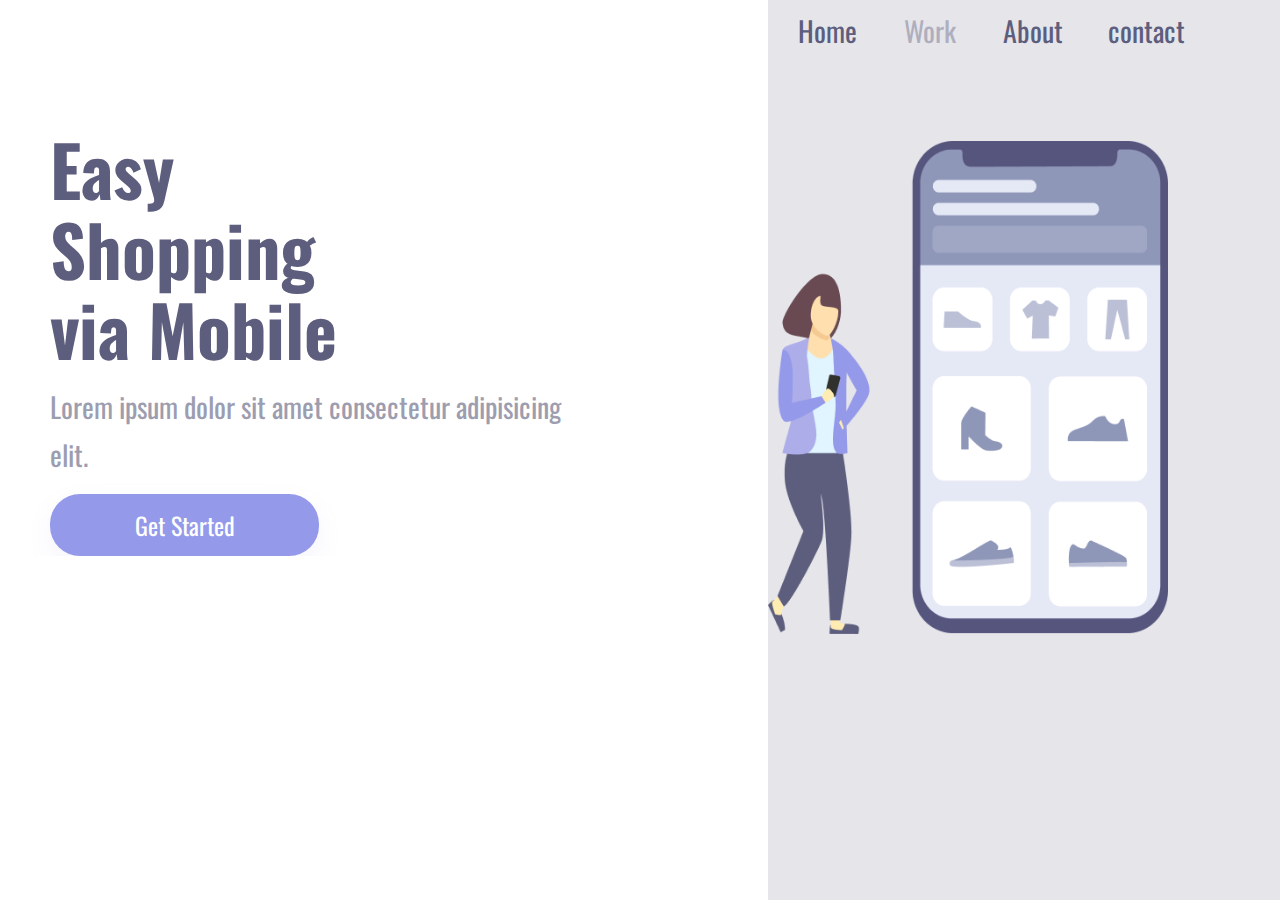
<file: Projeto/index.html>
<!DOCTYPE html>
<html lang="pt-br">
<head>
    <meta charset="UTF-8">
    <meta name="viewport" content="width=device-width, initial-scale=1.0">
    <link rel="preconnect" href="https://fonts.googleapis.com">
<link rel="preconnect" href="https://fonts.gstatic.com" crossorigin>
<link href="https://fonts.googleapis.com/css2?family=Oswald:wght@200..700&display=swap" rel="stylesheet">
    <link rel="stylesheet" href="./style.css">
    <title>Projeto Responsivo alteração do tema </title>
</head>
<body>
    <div class="container">
        <section class="container-left">
            <h1> Easy Shopping via Mobile</h1>
            <p> Lorem ipsum dolor sit amet consectetur adipisicing elit.</p>
            <button class="bot1"> Get Started </button>
        </section>
        <section class="container-right">
            <header>
                <a> Home </a>
                <a> Work </a>
                <a> About</a>
                <a> contact</a>
            </header>
            <img alt="girl-with-a-cell" src="./Illustration-3-3.png">
        </section>
    </div>
</body>
</html>
</file>
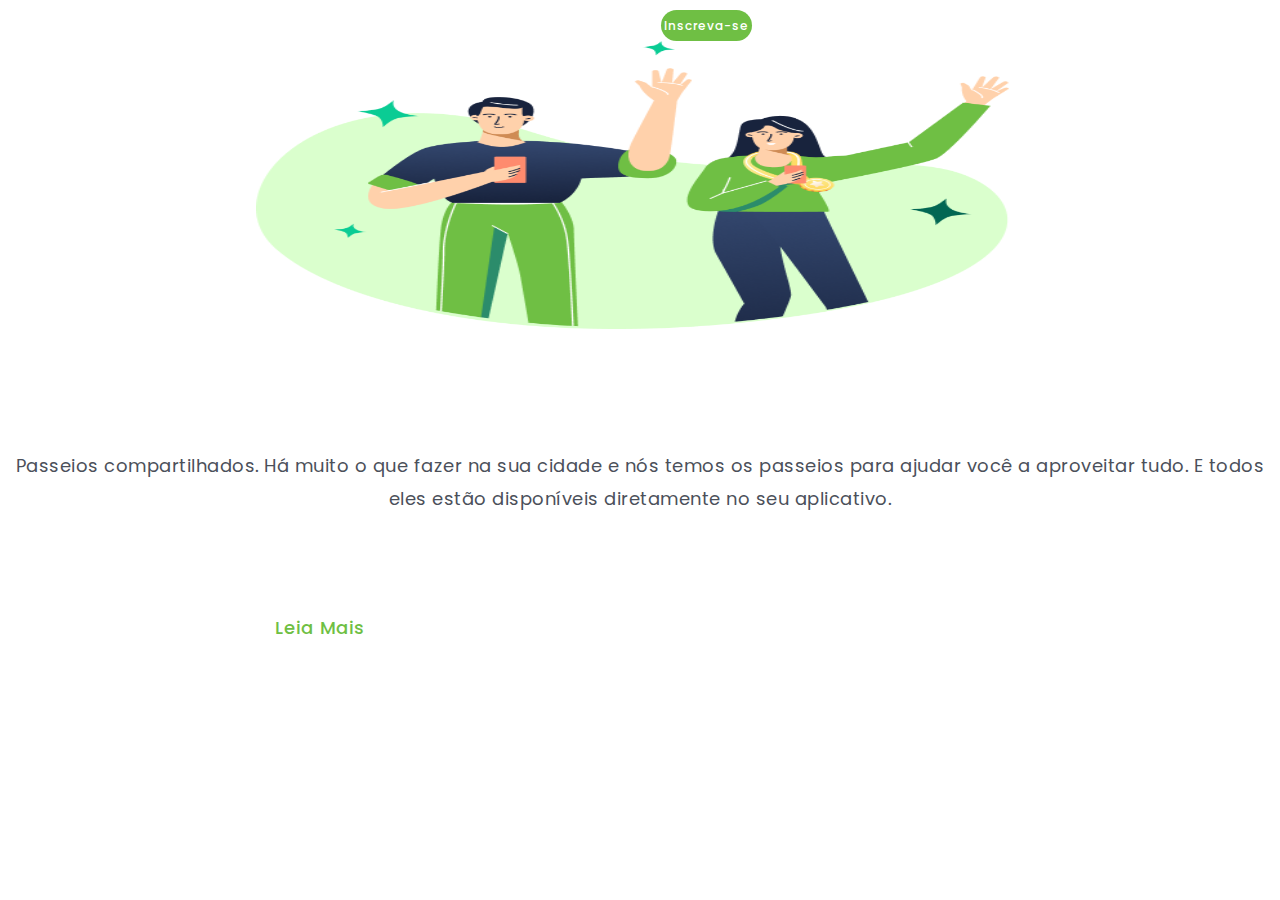
<file: Desafios/desafio1.html>
<!DOCTYPE html>
<html lang="pt-br">
<head>
    <meta charset="UTF-8">
    <meta name="viewport" content="width=device-width, initial-scale=1.0">
    <link rel="preconnect" href="https://fonts.googleapis.com">
<link rel="preconnect" href="https://fonts.gstatic.com" crossorigin>
<link href="https://fonts.googleapis.com/css2?family=Poppins:ital,wght@0,100;0,200;0,300;0,400;0,500;0,600;0,700;0,800;0,900;1,100;1,200;1,300;1,400;1,500;1,600;1,700;1,800;1,900&display=swap" rel="stylesheet">
    <link rel="stylesheet" href="./style1.css">
    <title>Document</title>
</head>
<body>
    
        
            <header>
                <a> Produtos </a>
                <a>Companhia </a>
                <a> Blog</a>
                <a> Login </a>
                <button class="botao1" href="error"> Inscreva-se </button>
            </header>
            
       
        <main>
            <img src="./felizes.png">
            <div>
                <h1> Locais de ampla cobertura </h1>
                <p> Passeios compartilhados. Há muito o que fazer na sua cidade e nós temos os passeios para ajudar você a aproveitar tudo. E todos eles estão disponíveis diretamente no seu aplicativo.</p>
                <button class="leia-mais"> Leia Mais </button>
            </div>
        </main>
    
</body>
</html>
</file>
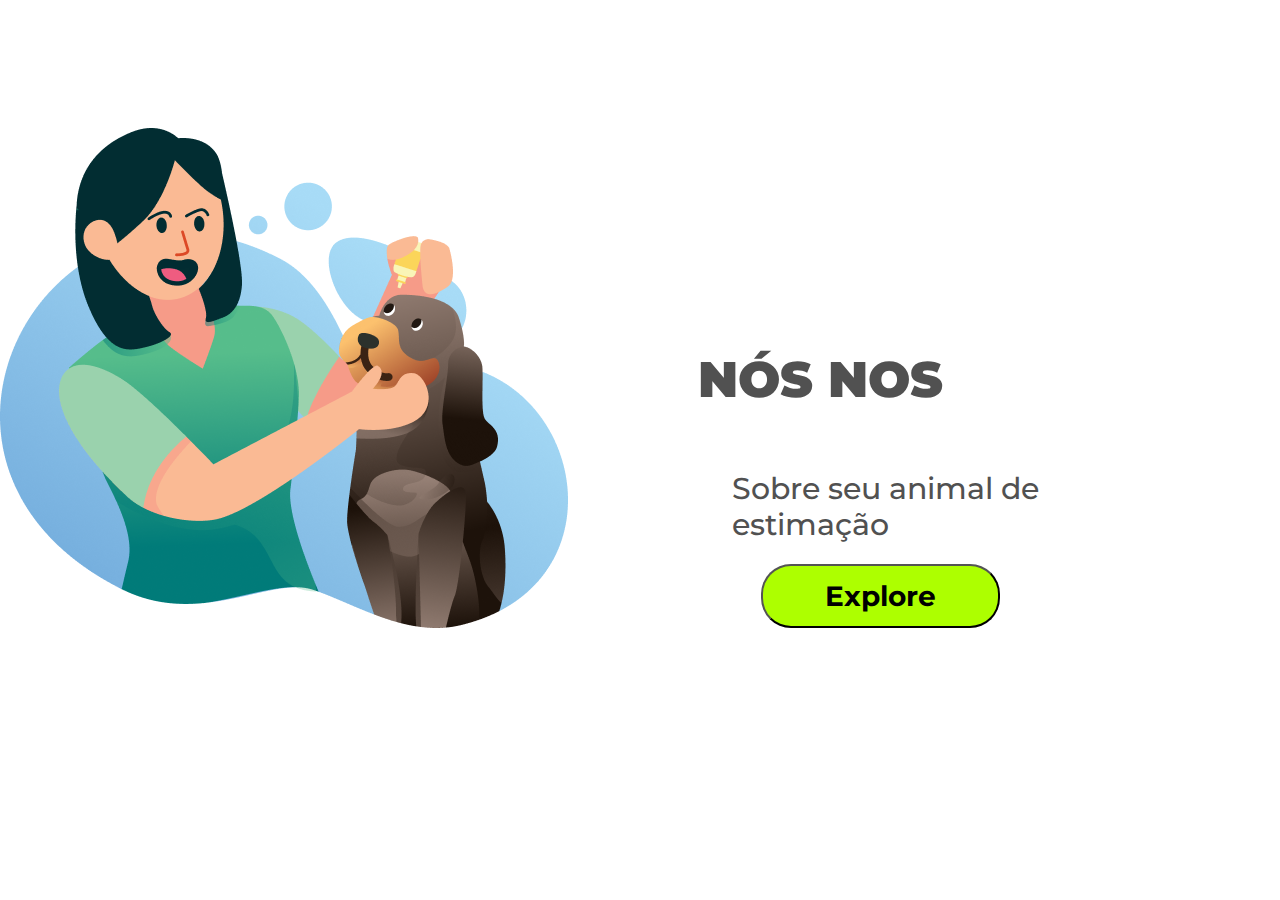
<file: Desafios/desafio2.html>
<!DOCTYPE html>
<html lang="en">
<head>
    <meta charset="UTF-8">
    <meta name="viewport" content="width=device-width, initial-scale=1.0">
    <link rel="preconnect" href="https://fonts.googleapis.com">
    <link rel="preconnect" href="https://fonts.gstatic.com" crossorigin>
    <link href="https://fonts.googleapis.com/css2?family=Montserrat:ital,wght@0,100..900;1,100..900&display=swap" rel="stylesheet">
    <link rel="stylesheet" href="./style2.css">
    <title>Desafio 2 CSS</title>
</head>
<body>
    <header>
        <a> Home </a>
        <a> Sobre </a>
        <a> Produtos </a>
        <a> Serviços </a>
        <button class="login"> Login </button>
    </header>
    <main>
        <img src="./Illustration 2.png">
        <div>
            <h1> NÓS NOS IMPORTAMOS </h1>
            <h2> Sobre seu animal de estimação </h2>
            <p> Lorem ipsum dolor sit amet consectetur adipisicing elit. Ea tenetur corporis qui reiciendis inventore aut libero amet, iusto deserunt eveniet velit, beatae eius corrupti obcaecati excepturi temporibus minima molestias dicta?</p>
            <button class="explore"> Explore </button>
        </div>
    </main>
    
</body>
</html>
</file>
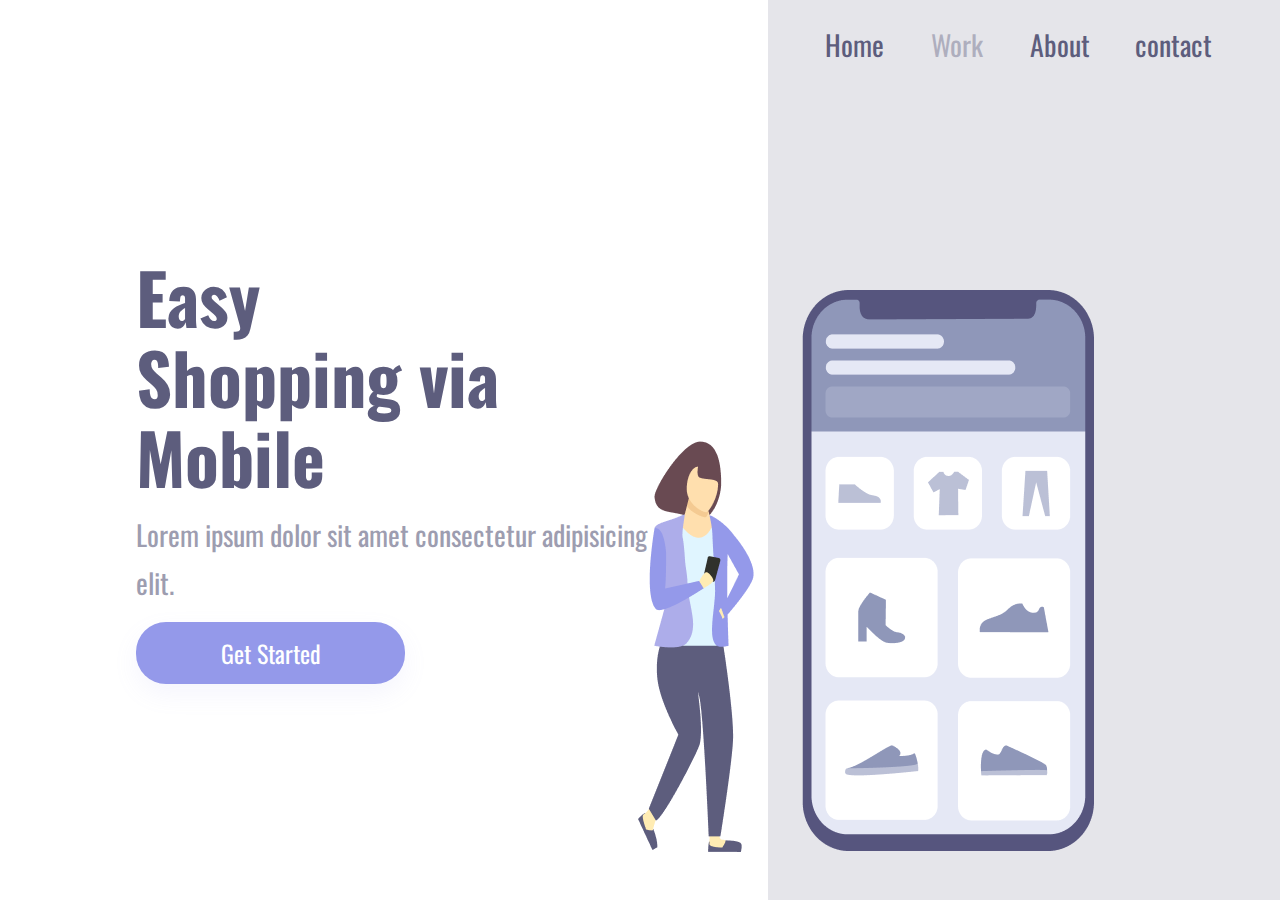
<file: Projeto/1Projeto.html>
<!DOCTYPE html>
<html lang="pt-br">
<head>
    <meta charset="UTF-8">
    <meta name="viewport" content="width=device-width, initial-scale=1.0">
    <link rel="preconnect" href="https://fonts.googleapis.com">
<link rel="preconnect" href="https://fonts.gstatic.com" crossorigin>
<link href="https://fonts.googleapis.com/css2?family=Oswald:wght@200..700&display=swap" rel="stylesheet">
    <link rel="stylesheet" href="./Projeto.css">
    <title>Projeto Responsivo alteração do tema </title>
</head>
<body>
    <div class="container">
        <section class="container-left">
            <h1> Easy Shopping via Mobile</h1>
            <p> Lorem ipsum dolor sit amet consectetur adipisicing elit.</p>
            <button class="bot1"> Get Started </button>
        </section>
        <section class="container-right">
            <header>
                <a> Home </a>
                <a> Work </a>
                <a> About</a>
                <a> contact</a>
            </header>
            <img alt="girl-with-a-cell" src="./Illustration-3-3.png">
        </section>
    </div>
</body>
</html>
</file>
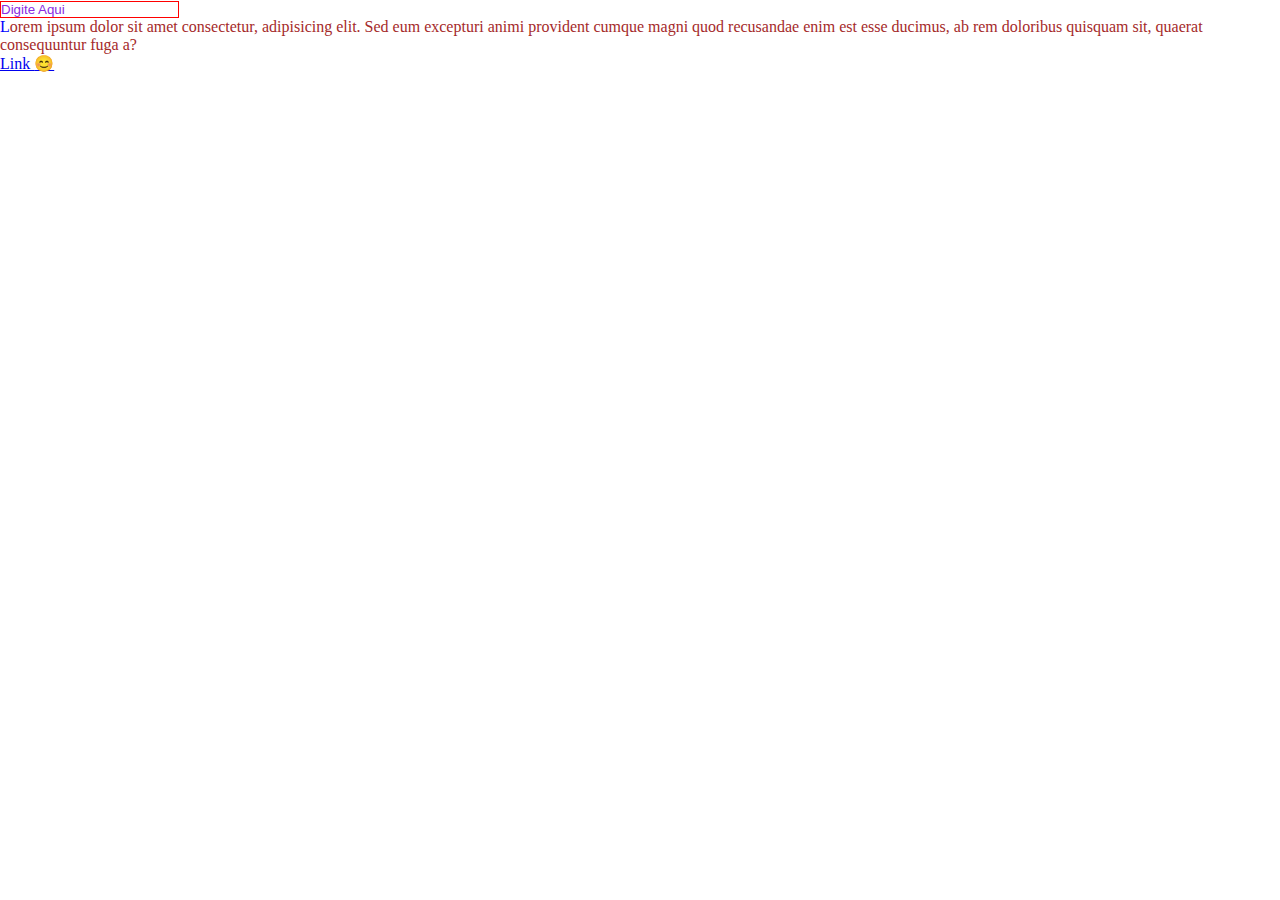
<file: pseudo-elementos/2 Pseudo elementos.html>
<!DOCTYPE html>
<html lang="pt-br">
<head>
    <meta charset="UTF-8">
    <meta name="viewport" content="width=device-width, initial-scale=1.0">
    <link rel="stylesheet" href="./2.1 pseudoe.css">
    <title> Pseudo Elementos </title>
</head>
<body>
    <input placeholder="Digite Aqui">
    <p> Lorem ipsum dolor sit amet consectetur, adipisicing elit. Sed eum excepturi animi provident cumque magni quod recusandae enim est esse ducimus, ab rem doloribus quisquam sit, quaerat consequuntur fuga a?</p>
    <a href="s"> Link </a>
</body>
</html>
</file>
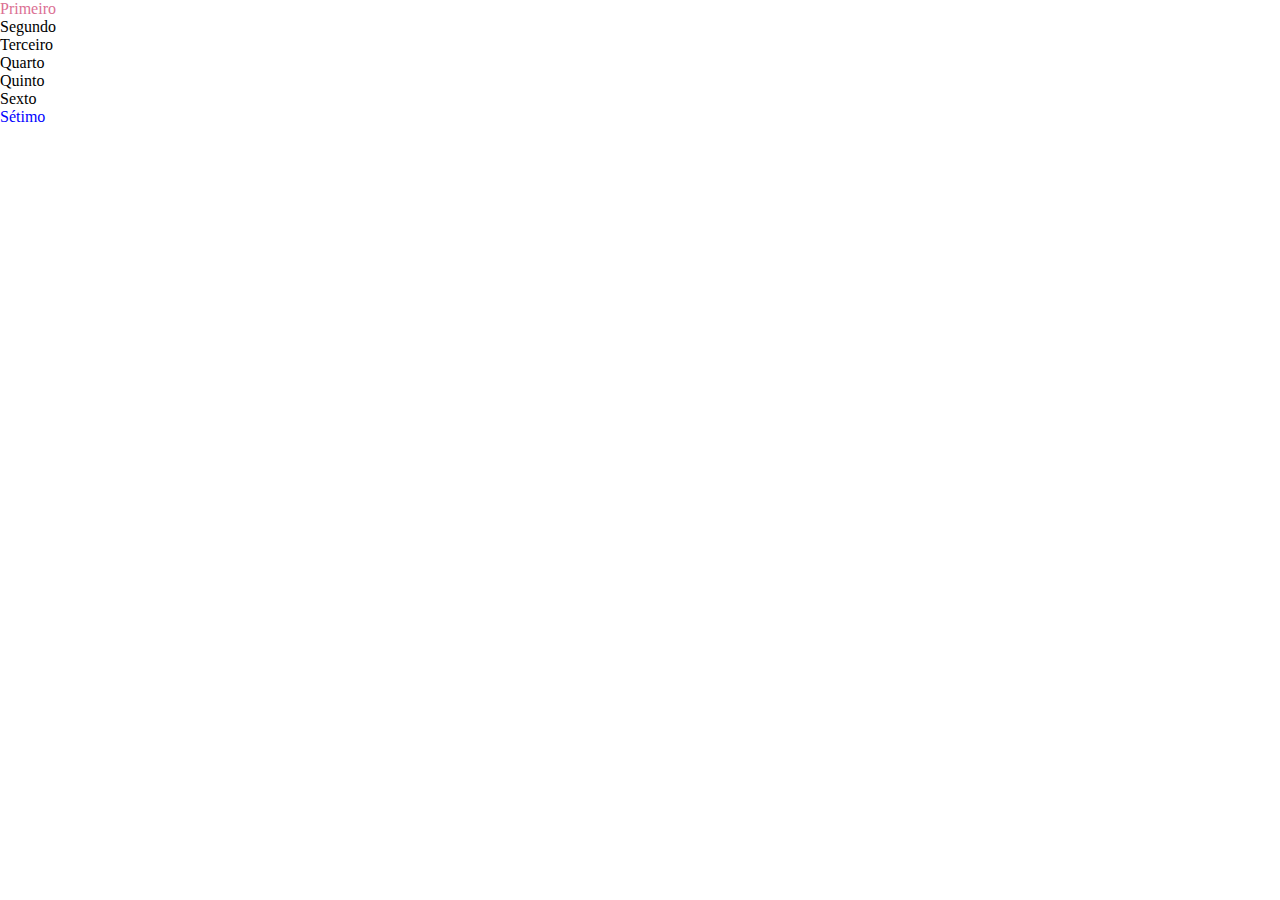
<file: pseudo-elementos/3 Pseudo classes.html>
<!DOCTYPE html>
<html lang="pt-br">
<head>
    <meta charset="UTF-8">
    <meta name="viewport" content="width=device-width, initial-scale=1.0">
    <link rel="stylesheet" href="./3.1 Pseudoc.css">
    <title>Pseudo classes</title>
</head>
<body>
    <!--<input type="checkbox">
    <br>
    <br>
    <a href="123"> Meu linkkkkkk </a>
    <br> 
    <br>
    <div class="xablau"></div>
    <br>
    <br>-->

    <ul>
        <li>Primeiro</li>
        <li>Segundo</li>
        <li>Terceiro</li>
        <li>Quarto</li>
        <li>Quinto</li>
        <li>Sexto</li>
        <li>Sétimo</li>
    </ul>
    <!--<div class="conteiner">
        <span> Olá Terraqueos </span>
        <span> Hey Terraques</span>
        <p> Como vai</p>
        <p> Vamos nessa</p>
    </div>-->
</body>
</html>
</file>
<file: Projeto/style.css>
*{
    font-family: "Oswald", sans-serif;
    padding: 0;
    margin: 0;
    box-sizing: border-box;
    overflow: hidden;
}
.container {
    height: 100vh;
    width: 100vw;
}
.container-left {
    display: inline-block;
    width: 60%;
    padding-left: 50px ;
    margin-top: 10%;
}
.container-right {
    display: inline-block;
    background-color: rgba(93, 93, 125, 0.16);
    height: 100vh;
    width: 40%;
    position: absolute;
}
img{
    top: 10%;
    width: 400px;
    position: relative;
}
h1{
    font-weight: 400px;
    font-size: 70px;
    line-height: 80px;
    color: #5d5d7d;

    width: 360px;
    
}
p{
    font-weight: 400px;
    font-size: 28px;
    line-height: 48px;
    color: #5d5d7d;
    opacity: 0.6;
    margin: 15px 0px;

    width: 540px;
}
.bot1{
    width: 269px;
    height: 62px;
    background: #9499ea;
    box-shadow: 0px 10px 24px rgba(148, 153, 234, 0.0979959);
    border-radius: 30px;

    font-size: 24px;
    line-height: 36px;
    text-align: center;
    color: #ffffff;
    border: none;
    cursor: pointer;
}
.bot1:hover{
    opacity: 0.8;
}
.bot1:active{
    opacity: 0.5;
}
a{
    font-size: 28px;
    line-height: 41px;
    color: #5d5d7d;
    margin-right: 41px;
    cursor: pointer;

}
a:nth-child(2){
    opacity: 0.4;
}
a:hover{
    opacity: 0.4;

}
a:active{
    opacity: 0.8;
}
header{
    margin: 10px 0 0 30px;
}
@media screen and (max-width: 1070px){
    .container-left{
        width: 100%;
        height: 50%;
        margin: 0;
        padding: 0;
    }
    .container-right{
        display: block;
        height: auto;
        width: 100%;
        position: static;
        padding: 40px;
    }
    img{
        position: static;
        width: 90%;

    }
    header{
        display: none;
    }
    h1{
        font-size: 36px;
        line-height: 52px;
        width: auto;
        margin: 58px 50px 0 50px;
        text-align: center;
    }
    p{
        margin: 15px 40px;
        width: auto;
        text-align: center;
        font-size: 14px;
        line-height: 24px;
    }
    .bot1{
        margin: 0 auto;
        display: block;
    }
}
</file>
<file: Desafios/style1.css>
*{
    font-family: "Poppins", sans-serif;
    padding: 0;
    margin: 0;
    box-sizing: border-box;
    overflow: hidden;
}
header{
    margin: 10px 0px 0px 42px;
}



a{
    font-weight: 400;
    font: size 14px;
    line-height: 21px;
    margin:47px 0 0 42px;
    cursor: pointer;
    
}
.botao1{
    font-weight: 400;
    background: #6FBF44;
    width: 124px;
    height: 51px;
    cursor: pointer;
    border-radius: 30px;
    border: none;
    margin-left: 42px;
    color: #ffffff;
}
.botao1:active{
    opacity: 50%;
    color: aqua;
   
}
img{
    margin: 20px 5px 0 100px;
    display: inline-block;
}
div{
    display: inline-block;
}


h1{
    font-weight: 700px;
    font-size: 62px;
    line-height: 82px;
    color: #161A49;
    letter-spacing: 0.5px;
    width: 582px;
   
    
}
p{
    font-weight: 400;
    font-size: 18px;
    line-height: 33px;
    color: #4b505a;
    letter-spacing: 0.5px;
    width: 493px;

    
}
.leia-mais{
    font-weight: 500px;
    font-size: 18px;
    line-height: 27px;
    background: transparent;
    color: #6fbf44;
    width: 112px;
    border: none;
    letter-spacing: 0.5px;
    
    

}

@media  screen and (max-width: 1286px){
    a{
        display: none;
    }
    .botao1{
        width: 91px;
        height: 31px;
        border-radius: 30px;
        border: 1px;
        border-color: #6FBF44;
        background: #6fbf44;
        font-size: 12px;
        font-weight: 500;
        line-height: 18px;
        letter-spacing: 1px;
        margin: auto 50%;
    }
    

    h1{
        width: auto;
        font-size: 30px;
        font-weight: 700;
        line-height: 30px;
        letter-spacing: 0.5961538553237915px;
        text-align: center;
        margin: auto 50%;
    }
    p{
        width: auto;
        height: 165px;
        font-size: 18px;
        font-weight: 400;
        line-height: 33px;
        letter-spacing: 0.5px;
        text-align: center;

    }
    .leia-mais{
        margin: 0 auto;
        width: 50%;
        height: 27px;
        font-size: 18px;
        font-weight: 500;
        line-height: 27px;
        letter-spacing: 1px;
        text-align: center;

    }
    img{
        height: 288px;
        display: flex;
        margin: 0 auto;
        align-items: center;
        width: 60%;
        
    }

}
</file>
<file: Desafios/style2.css>
*{
    font-family: "Montserrat", sans-serif;
    margin: 0;
    padding: 0;
    box-sizing: border-box;
    overflow: hidden;
}
a{
    font-weight: 600;
    font-size: 24px;
    line-height: 29.26px;
    color: #989d9c;
    margin: 24px 0px 0 29px;
}
.login{
    width: 130px;
    height: 41px;
    border-radius: 30px;
    border: none;
    background: #665AE1;
    font-size: 24px;
    font-weight: 600;
    line-height: 29.26px;
    text-align: center;
    color: #ffffff;
    margin-left: 30px;
}
img{
    width: 568px;
    height: 500px;
    display: inline-block;
}
div{
    display: inline-block;
}
h1{
    font-size: 100px;
    font-weight: 900;
    line-height: 121.9px;
    margin-left: 30px;
    color:#515151;
    width: 513;
    margin-top: 50px;
    
}
h2{
    font-size: 58px;
    font-weight: 500;
    line-height: 70.7px;
    margin-left: 30px;
    color:#515151;
    margin-left: 160px;
}
p{
    font-size: 24px;
    font-weight: 400;
    line-height: 29.26px;
    margin-left: 30px;
    width: 515px;
    text-align: center;
    margin-left: 300px;
}
.explore{
    width: 239px;
    height: 64px;
    border-radius: 30px;
    background: #adff00;
    font-size: 28px;
    font-weight: 700;
    line-height: 34.13px;
    text-align: center;
    margin-left: 400px;
    color:#000000;
}
@media screen and (max-width: 1600px ){
    header{
        display: none;
    }
    img{
        margin-top: 10%;
    }
    h1{
        font-size: 50px;
        font-weight: 900;
        line-height: 60.95px;
        width: 263px;
        height: 52px;
        margin-left: 20%;
    }
    h2{
        width: 470px;
        font-size: 30px;
        font-weight: 500;
        line-height: 36.57px;
        margin-top: 69px
    }
    p{
        display: none;
    }
    .explore{
        width: 239px;
        height: 64px;
        margin-left:30%;
        margin-top: 20px
    }
    
}
</file>
<file: Projeto/Projeto.css>
*{
    font-family: "Oswald", sans-serif;
    padding: 0;
    margin: 0;
    box-sizing: border-box;
}
.container {
    height: 100vh;
    width: 100vw;
}
.container-left {
    display: inline-block;
    width: 60%;
    padding-left: 136px ;
    margin-top: 20%;
}
.container-right {
    display: inline-block;
    background-color: rgba(93, 93, 125, 0.16);
    height: 100vh;
    width: 40%;
    position: absolute;
}
img{
    top: 25%;
    right: 130px;
    position: relative;
}
h1{
    font-weight: 400px;
    font-size: 70px;
    line-height: 80px;
    color: #5d5d7d;

    width: 368px;
    
}
p{
    font-weight: 400px;
    font-size: 28px;
    line-height: 48px;
    color: #5d5d7d;
    opacity: 0.6;
    margin: 15px 0px;

    width: 540px;
}
.bot1{
    width: 269px;
    height: 62px;
    background: #9499ea;
    box-shadow: 0px 10px 24px rgba(148, 153, 234, 0.0979959);
    border-radius: 30px;

    font-size: 24px;
    line-height: 36px;
    text-align: center;
    color: #ffffff;
    border: none;
    cursor: pointer;
}
.bot1:hover{
    opacity: 0.8;
}
.bot1:active{
    opacity: 0.5;
}
a{
    font-size: 28px;
    line-height: 41px;
    color: #5d5d7d;
    margin-right: 41px;
    cursor: pointer;

}
a:nth-child(2){
    opacity: 0.4;
}
a:hover{
    opacity: 0.4;

}
a:active{
    opacity: 0.8;
}
header{
    margin: 24px 0 0 57px;
}
@media screen and (max-width: 1070px){
    .container-left{
        width: 100%;
        height: 50%;
        margin: 0;
        padding: 0;
    }
    .container-right{
        display: block;
        height: auto;
        width: 100%;
        position: static;
        padding: 40px;
    }
    img{
        position: static;
        width: 90%;

    }
    header{
        display: none;
    }
    h1{
        font-size: 36px;
        line-height: 52px;
        width: auto;
        margin: 58px 50px 0 50px;
        text-align: center;
    }
    p{
        margin: 15px 40px;
        width: auto;
        text-align: center;
        font-size: 14px;
        line-height: 24px;
    }
    .bot1{
        margin: 0 auto;
        display: block;
    }
}
</file>
<file: pseudo-elementos/2.1 pseudoe.css>
*{
    padding: 0;
    margin: 0;
}

input{
    border: 1px solid red;
}
input::placeholder{/* Os :: faz com que estilize dentro do input*/
    color: blueviolet;
}
p{
    color: brown;
}
p::first-letter{/* Para estilizar somente a primeira letra ou first-line para a primeira linha*/
    color: blue;

}
a::after{/* after pu before para colocar um conteudo antes ou depois do link*/
    content:"😊";/*Content é o conteudo antes(before) ou depois(after)*/
}
</file>
<file: pseudo-elementos/3.1 Pseudoc.css>
*{
    padding: 0;
    margin: 0;
    box-sizing: border-box;
}

/* PSEUDO CLASSES 
Troca e seleciona elemesntos especificos

:active = quando o elemento esta ativo, ou seja, está sendo pressionado. Enquanto esta clicando. 
e
EXEMPLO:
*/

a:active{
    color: red;
}

/*
:visited = seleciona o link que foi visitado
*/
a:visited {
    color: blue;
}
/*
:hover = quando o mouse passa em cima do elemento. Exemplo:
*/
a:hover{
    color:blueviolet;
}
/*
:checked = usado em radio/ checkbox/ select. Vai aparece um simbolo depois que clicar nele
*/
input:checked{
    width: 100px;
    height: 100px;
}
/*
:disabled = para estilizar o elemento desabilitado / button / input
*/
input:disabled{
    color:brown;
}
/*
enabled = para estilizar o elemento quando esta habilitado
*/
input:enabled{
    color:pink;
}
/*
:focus = é aplicada quando um elemento recebe foco, o que pode ocorrer quando o usuario seleciona o elemento
*/
input:focus{
    border: 1px solid gray;
    outline: none; /*Para não aparecer a borda azul do input*/
}
/*
:read-only = seleciona input ou textarea que sao apenas leitura
*/
input:read-only{
    border: 1px solid rgb(13, 82, 231);
    outline: none;
}
/*
:empty = elemento que não tem filho. Exemplo:
*/
.xablau{
    height: 100px;
    width: 100px;
    background: yellow;
}
.xablau:empty{
    background: lightcoral;
}


/*
PARTE 2 DAS PSEUDO CLASSE
*/

/*
:first-child = primeiro filho / ex: primeira li ou ul / primeira span de uma div. Se tiver duas ul vai ser a primeira li de cada ul
*/
li:first-child{
    color: red;
}
/*
:first-of-type = primeiro elemento do seu tipo entre os filhos de seu elemnto pai
*/
span:first-of-type{
    color:blue
}
p:first-of-type{
    color: green;
}
/*
:last-child = ultimo filho
*/
li:last-child{
    color: aqua;
}
/*
:last-of-type = ultimo elemnto do seu tipo entre os filhos de seu elemnto pai
*/
span:last-of-type{
    color:rebeccapurple;
}
/*
:not() = estiliza os elemntos, exceto o que esta dentro do ()
*/
.container :not(p){
    color:blue
}

/*
:nth-child() = seleciona o elemnto baseado na sua posição. Ex: :nth-child(3)
*/
li:nth-child(1){
    color: palevioletred;
}
/*
nth-last-child() = seleciona o elemento baseado na sua posição, contando de tras para frente.
*/
li:nth-last-child(1){
    color:blue
}
/*

*/

/*

*/
</file>
